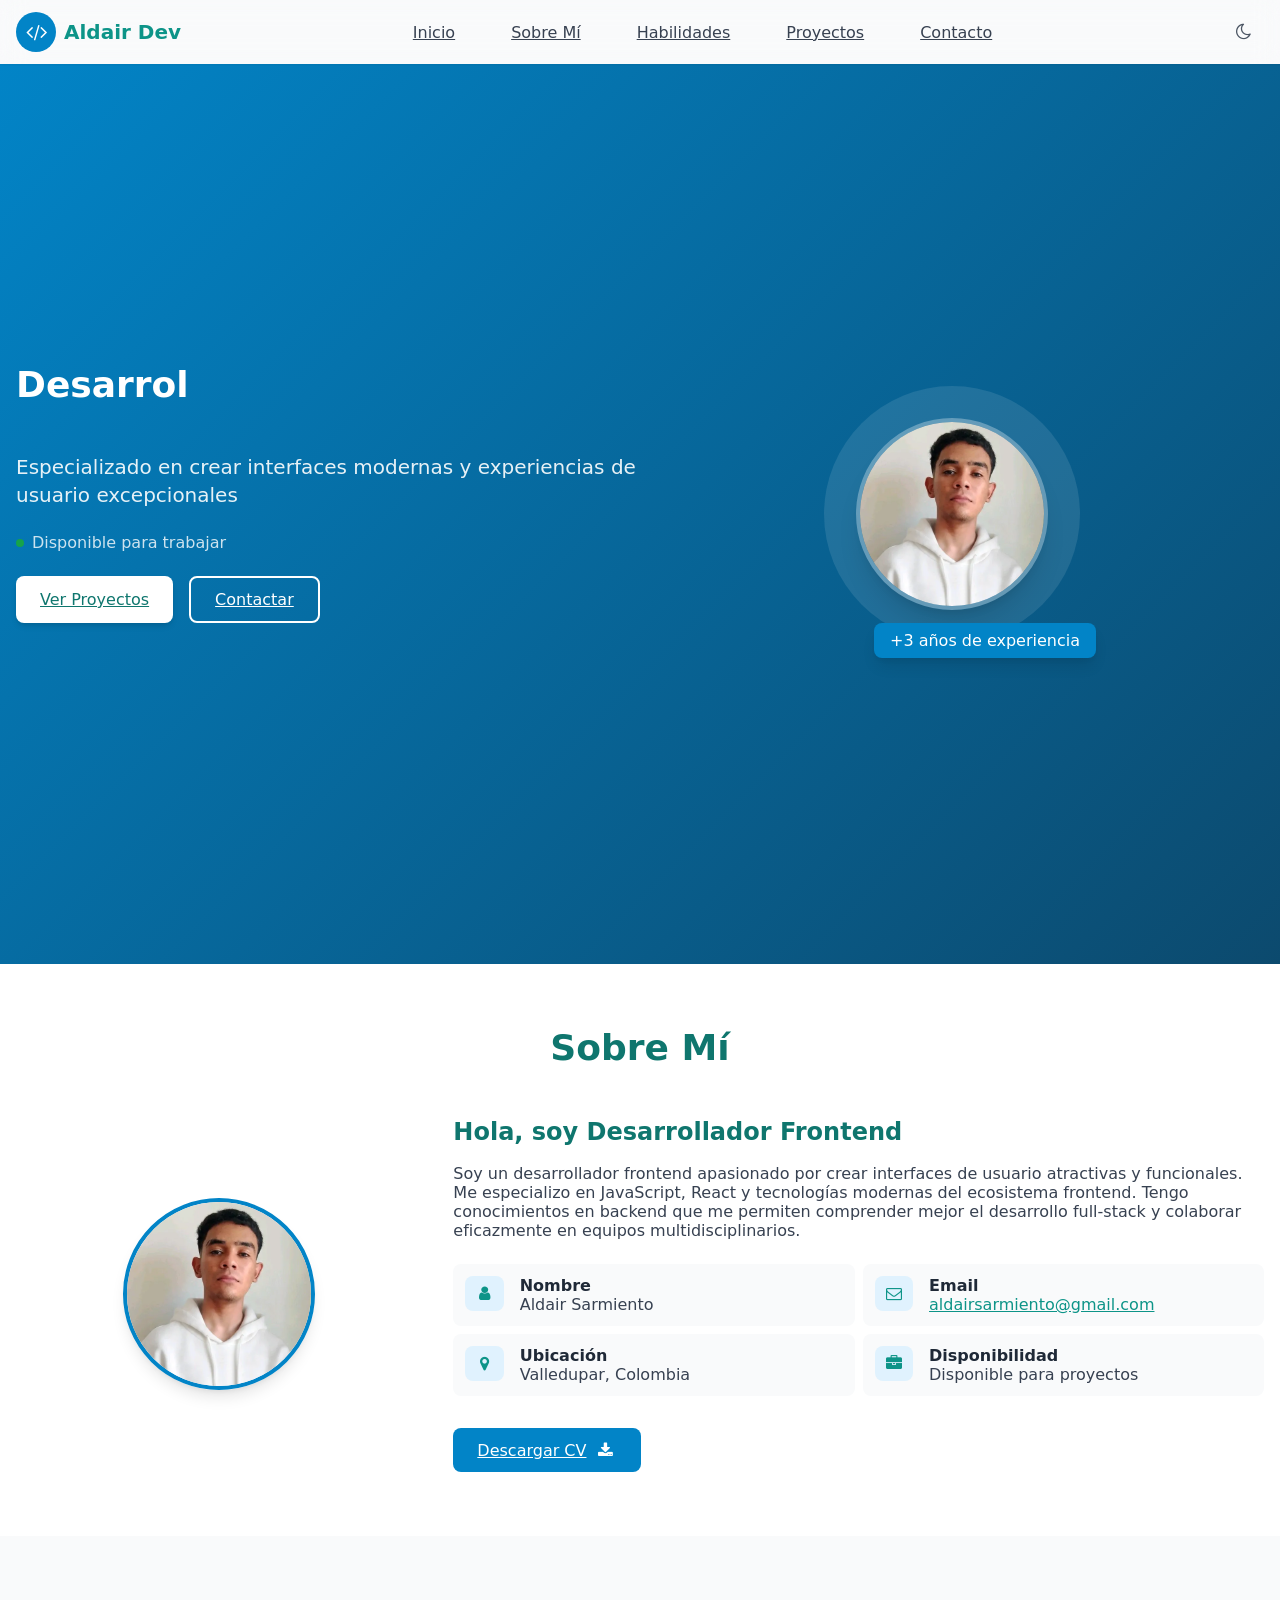
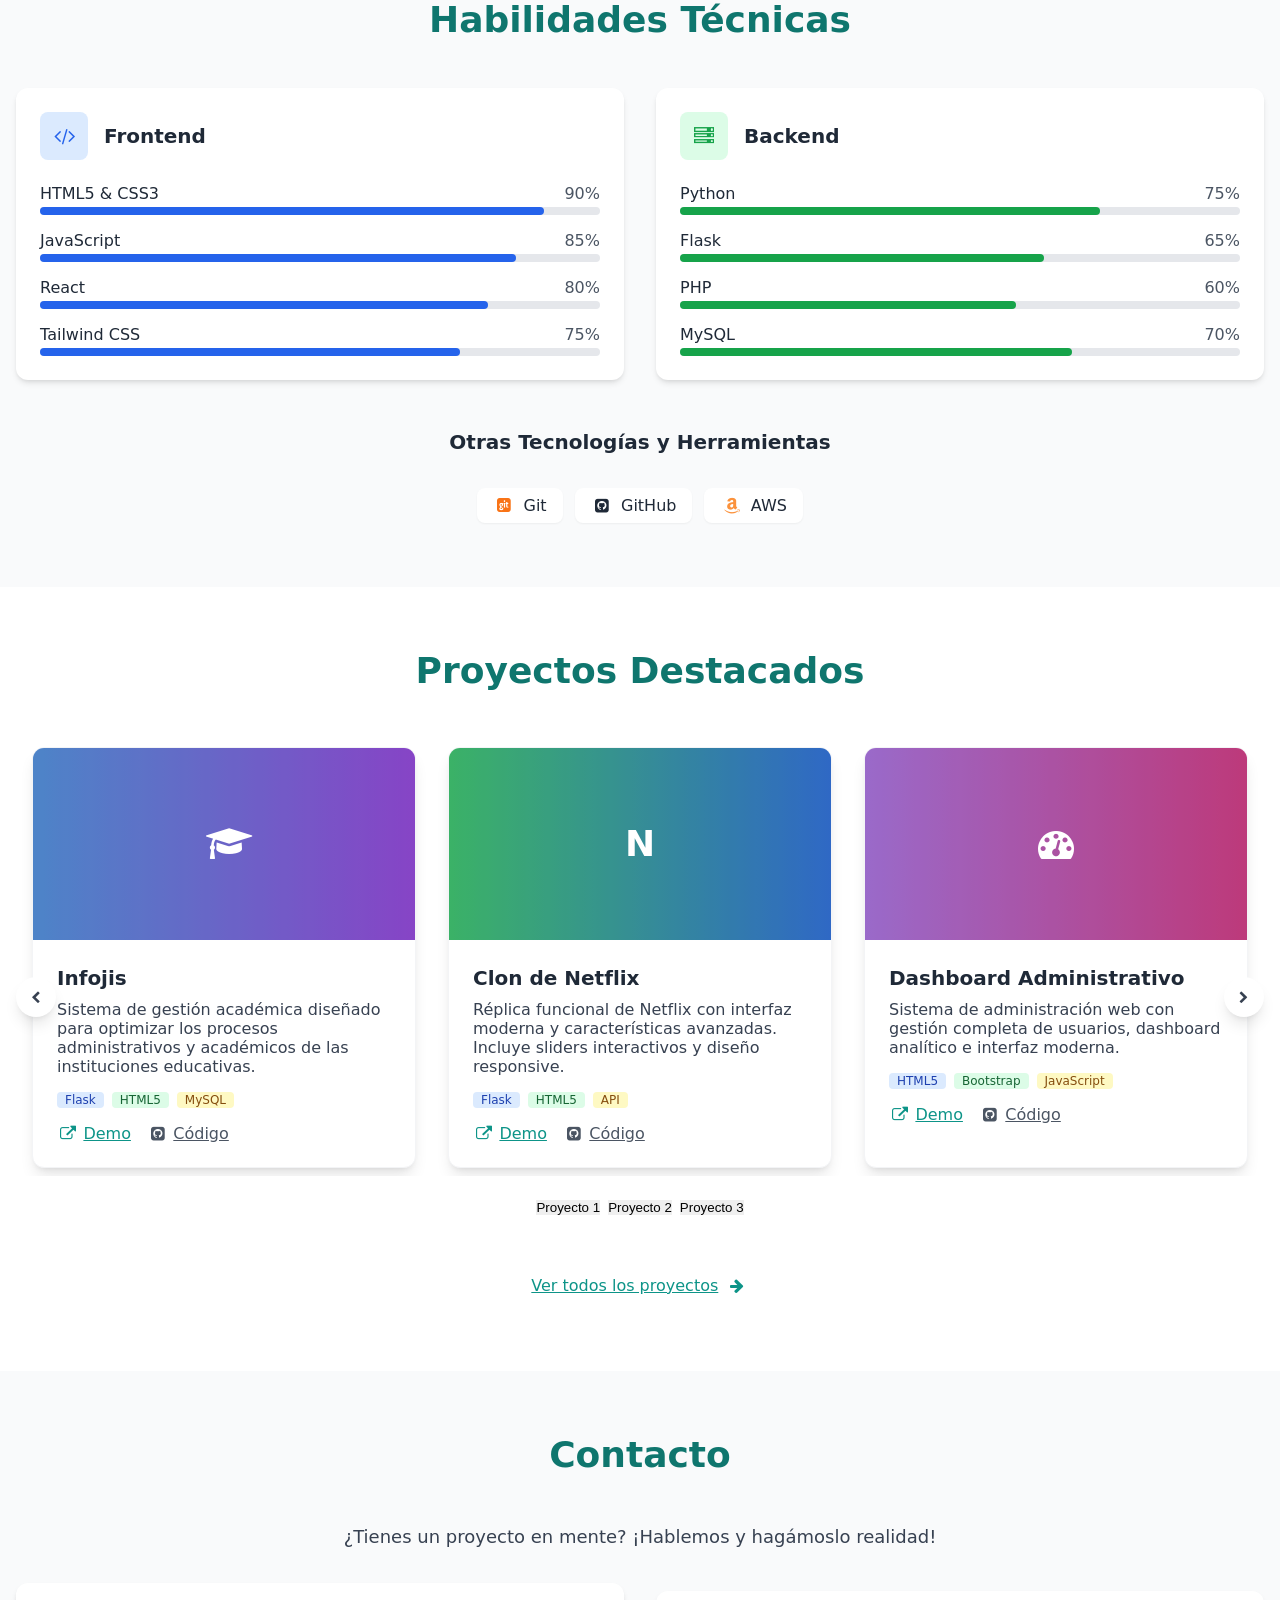
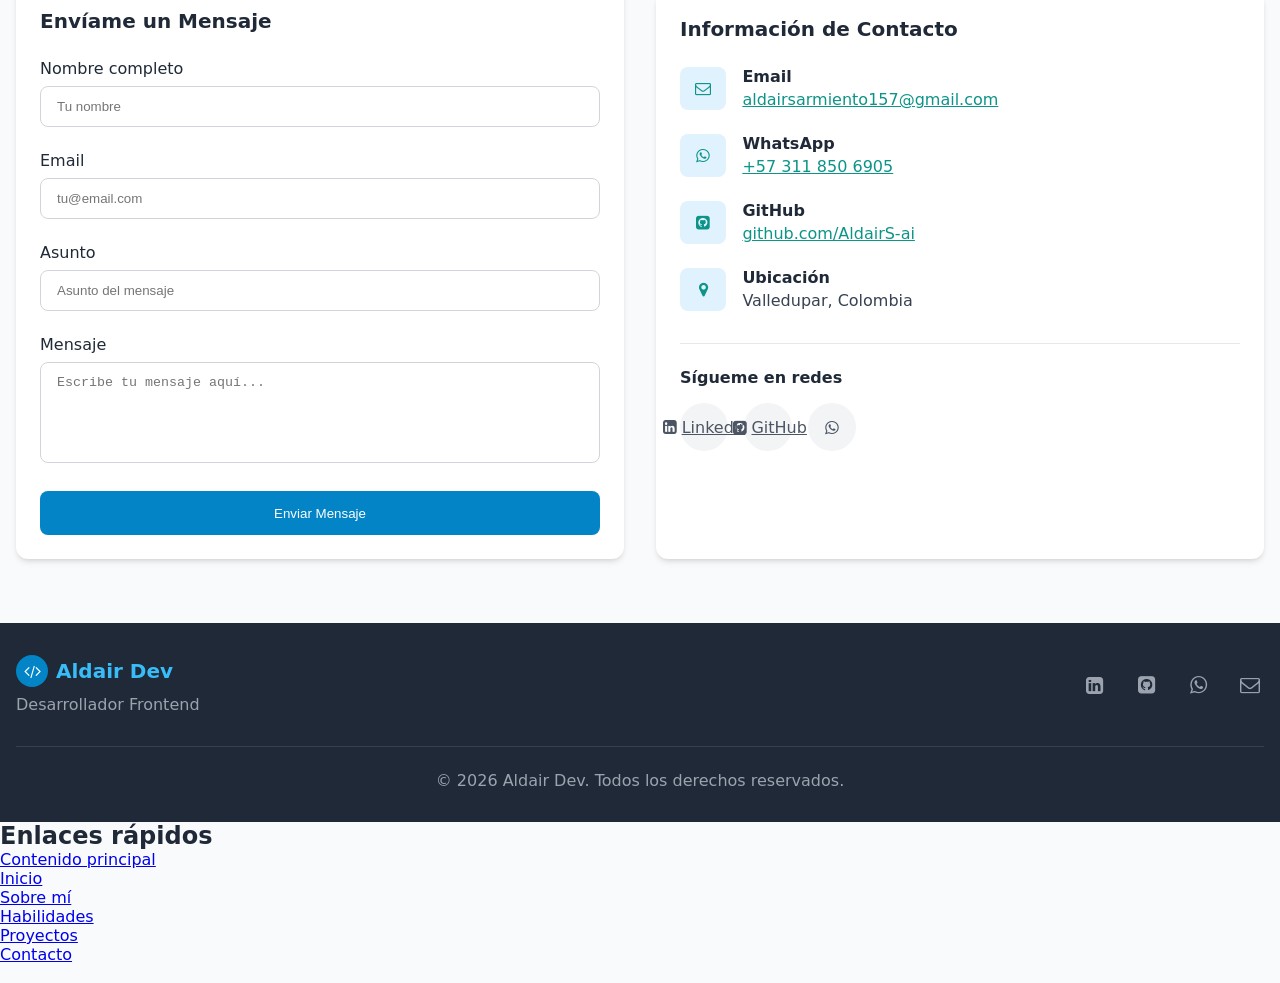
<file: public/Index.html>
<!DOCTYPE html>
<html lang="es" class="scroll-smooth" dir="ltr">
<head>
    <!-- METADATOS BÁSICOS -->
    <meta charset="UTF-8">
    <meta name="viewport" content="width=device-width, initial-scale=1.0, maximum-scale=5.0">
    <meta name="format-detection" content="telephone=no">
    <meta http-equiv="X-UA-Compatible" content="IE=edge">
    
    <!-- PRELOAD CRÍTICO -->
    <link rel="preload" href="../src/styles/tailwind.css" as="style" crossorigin>
    <link rel="preload" href="../src/styles/style.css" as="style" crossorigin>
    <link rel="preload" href="../public/img/foto_perfil.webp" as="image" type="image/webp" fetchpriority="high">
    <link rel="preconnect" href="https://fonts.googleapis.com">
    <link rel="preconnect" href="https://fonts.gstatic.com" crossorigin>
    <link rel="dns-prefetch" href="https://formspree.io">
    <link rel="dns-prefetch" href="https://polyfill.io">
    <link rel="dns-prefetch" href="https://cdnjs.cloudflare.com">
    <link rel="preconnect" href="https://cdnjs.cloudflare.com">
        
    <!-- METADATOS SEO Y ACCESIBILIDAD -->
    <meta name="theme-color" content="#0284c7" media="(prefers-color-scheme: light)">
    <meta name="theme-color" content="#0c4a6e" media="(prefers-color-scheme: dark)">
    <meta name="color-scheme" content="light dark">
    
    <!-- DESCRIPCIÓN CON PALABRAS CLAVE -->
    <meta name="description" content="Portafolio profesional de Aldair Sarmiento - Desarrollador Frontend especializado en React, JavaScript y tecnologías web modernas. +3 años de experiencia creando interfaces accesibles y eficientes.">
    <meta name="keywords" content="desarrollador frontend, React, JavaScript, TypeScript, portafolio, programador, Colombia, Valledupar, HTML5, CSS3, Tailwind CSS, accesibilidad web, WCAG 2.1, desarrollo web">
    <meta name="author" content="Aldair De Jesús Sarmiento Ospino">
    <meta name="robots" content="index, follow, max-image-preview:large, max-snippet:-1, max-video-preview:-1">
    <meta name="language" content="Spanish">
    <meta name="geo.region" content="CO-CES">
    <meta name="geo.placename" content="Valledupar">
    <meta name="geo.position" content="10.4631;-73.2532">
    <meta name="ICBM" content="10.4631, -73.2532">
    
    <!-- METADATOS DE ACCESIBILIDAD AVANZADOS -->
    <meta name="application-name" content="Aldair Dev">
    <meta name="accessibility-status" content="WCAG 2.1 AA compliant">
    <meta name="accessibility-control" content="fullKeyboardControl, fullMouseControl, fullTouchControl">
    <meta name="accessibility-feature" content="highContrastMode, largeText, screenReaderOptimized, keyboardNavigation">
    <meta name="accessibility-hazard" content="noFlashing, noMotionSimulation">
    <meta name="accessibility-summary" content="Sitio web optimizado para accesibilidad con navegación por teclado, alto contraste y compatibilidad con lectores de pantalla">
    
    <!-- CACHE CONTROL -->
    <meta http-equiv="Cache-Control" content="public, max-age=31536000, immutable">
    
    <!-- CONTENT SECURITY POLICY SEGURO -->
    <meta http-equiv="Content-Security-Policy" 
        content="
        default-src 'self';
        script-src 'self' 'unsafe-inline' https://polyfill.io;
        style-src 'self' 'unsafe-inline' https://fonts.googleapis.com https://cdnjs.cloudflare.com;
        font-src 'self' https://fonts.gstatic.com https://cdnjs.cloudflare.com;
        img-src 'self' data: https: blob:;
        connect-src 'self' https://formspree.io https://aldairs-ai.github.io;
        frame-src 'none';
        object-src 'none';
        form-action 'self' https://formspree.io;
        ">
    
    <!-- OPEN GRAPH -->
    <meta property="og:title" content="Aldair Dev | Desarrollador Frontend Especializado en React y Accesibilidad Web">
    <meta property="og:description" content="Portafolio profesional de Aldair Sarmiento - Desarrollador Frontend con +3 años de experiencia en React, JavaScript y creación de interfaces accesibles.">
    <meta property="og:image" content="https://aldairs-ai.github.io/Portafolio/public/img/foto_perfil.webp">
    <meta property="og:image:alt" content="Foto de perfil de Aldair Sarmiento, desarrollador frontend colombiano">
    <meta property="og:image:width" content="300">
    <meta property="og:image:height" content="300">
    <meta property="og:image:type" content="image/webp">
    <meta property="og:url" content="https://aldairs-ai.github.io/Portafolio/">
    <meta property="og:type" content="website">
    <meta property="og:site_name" content="Aldair Dev - Portafolio">
    <meta property="og:locale" content="es_CO">
    <meta property="og:locale:alternate" content="es_ES">
    <meta property="og:locale:alternate" content="en_US">
    <meta property="og:updated_time" content="2024-12-28T00:00:00+00:00">
    
    <!-- TWITTER CARD -->
    <meta name="twitter:card" content="summary_large_image">
    <meta name="twitter:title" content="Aldair Dev | Desarrollador Frontend Especializado en React">
    <meta name="twitter:description" content="Portafolio profesional de Aldair - Desarrollador Frontend con experiencia en React, JavaScript y accesibilidad web">
    <meta name="twitter:image" content="https://aldairs-ai.github.io/Portafolio/public/img/foto_perfil.webp">
    <meta name="twitter:image:alt" content="Foto de perfil de Aldair Sarmiento, desarrollador frontend">
    <meta name="twitter:creator" content="@AldairS_ai">
    <meta name="twitter:site" content="@AldairS_ai">
    <meta name="twitter:label1" content="Especialización">
    <meta name="twitter:data1" content="React & JavaScript">
    <meta name="twitter:label2" content="Experiencia">
    <meta name="twitter:data2" content="+3 años">
    
    <!-- CANONICAL Y ALTERNATE LINKS -->
    <link rel="canonical" href="https://aldairs-ai.github.io/Portafolio/">
    <link rel="alternate" hreflang="es" href="https://aldairs-ai.github.io/Portafolio/">
    <link rel="alternate" hreflang="es-CO" href="https://aldairs-ai.github.io/Portafolio/">
    <link rel="alternate" hreflang="en" href="https://aldairs-ai.github.io/Portafolio/en/">
    <link rel="alternate" hreflang="x-default" href="https://aldairs-ai.github.io/Portafolio/">
    
    <!-- FAVICON -->
    <link rel="icon" href="img/logo.ico">
    <link rel="shortcut icon" href="img/logo.ico"> <!-- Para IE/antiguos -->

    <!-- TÍTULO OPTIMIZADO PARA SEO -->
    <title>Aldair Dev | Desarrollador Frontend Especializado en React, JavaScript y Accesibilidad Web</title>
    
    <!-- GOOGLE FONTS OPTIMIZADO -->
    <link rel="stylesheet"       
        href="https://fonts.googleapis.com/css2?family=Inter:wght@300;400;500;600;700;800&display=swap&display=optional"
        media="print"          
        onload="this.media='all'; this.onload=null;"          
        fetchpriority="low"
        crossorigin="anonymous">
    
    <!-- PRELOAD FONT AWESOME CON FALLBACK -->
    <link rel="preload" href="../src/styles/fontawesome.min.css" as="style" crossorigin>
    <link rel="stylesheet" href="../src/styles/fontawesome.min.css" media="screen" crossorigin>

    <!-- TAILWIND LOCAL -->
    <link rel="stylesheet" href="../src/styles/tailwind.css" media="screen" crossorigin>
    
    <!-- ESTILOS PERSONALIZADOS -->
    <link rel="stylesheet" href="../src/styles/style.css" media="screen" crossorigin>
    
    <!-- NOSCRIPT FALLBACKS -->
    <noscript>
        <style>
            /* Estilos básicos sin JavaScript */
            html:not(.js-loaded) * {
                animation: none !important;
                transition: none !important;
            }
            
            html:not(.js-loaded) .mobile-menu {
                display: none;
            }
            
            html:not(.js-loaded) .skip-link:focus {
                top: 0.5rem;
                left: 0.5rem;
            }
            
            html:not(.js-loaded) .carousel-control {
                display: none;
            }
            
            html:not(.js-loaded) #theme-toggle {
                display: none;
            }
            
            /* Mostrar contenido crítico sin JS */
            html:not(.js-loaded) .typewriter-fallback {
                display: block !important;
            }
            
            html:not(.js-loaded) #typewriter-text {
                display: none;
            }
        </style>
        <!-- Fallback para Font Awesome -->
        <link rel="stylesheet" href="src/styles/css/fontawesome.min.css">

        <!-- Fallback para Google Fonts -->
        <link rel="stylesheet" href="https://fonts.googleapis.com/css2?family=Inter:wght@300;400;500;600;700&display=swap">
    </noscript>
    
    <!-- SCRIPT DE INICIALIZACIÓN CRÍTICO OPTIMIZADO -->
    <script>
    // ===== DETECCIÓN INMEDIATA DE TEMA Y PREFERENCIAS =====
    (function(){
        'use strict';
        
        // Referencias rápidas
        const html = document.documentElement;
        const body = document.body;
        
        // Detectar preferencias del usuario
        const prefersDark = window.matchMedia('(prefers-color-scheme: dark)').matches;
        const prefersReducedMotion = window.matchMedia('(prefers-reduced-motion: reduce)').matches;
        const prefersHighContrast = window.matchMedia('(prefers-contrast: high)').matches;
        
        // Aplicar tema guardado o preferencia del sistema
        const savedTheme = localStorage.getItem('theme');
        if (savedTheme === 'dark' || (!savedTheme && prefersDark)) {
            html.classList.add('dark');
        } else if (savedTheme === 'light') {
            html.classList.remove('dark');
        }
        
        // Aplicar preferencias de accesibilidad
        if (prefersReducedMotion) {
            html.classList.add('reduce-motion');
        }
        
        if (prefersHighContrast) {
            html.classList.add('high-contrast');
        }
        
        // Marcar JavaScript como cargado
        html.classList.add('js-loaded');
        
        // Función global para cambiar tema - MANTENER para compatibilidad
        window.toggleTheme = function() {
            const isDark = html.classList.toggle('dark');
            localStorage.setItem('theme', isDark ? 'dark' : 'light');
            
            // Anunciar cambio para accesibilidad
            const announcement = document.getElementById('theme-announcement');
            if (announcement) {
                announcement.textContent = 'Modo ' + (isDark ? 'oscuro' : 'claro') + ' activado';
            }
            
            return isDark;
        };
        
        // Smooth scroll optimizado - MANTENER para compatibilidad
        window.smoothScroll = function(targetId) {
            const target = document.getElementById(targetId);
            if (target) {
                const header = document.querySelector('header');
                const headerHeight = header ? header.offsetHeight : 80;
                const targetPosition = target.offsetTop - headerHeight;
                
                window.scrollTo({
                    top: targetPosition,
                    behavior: prefersReducedMotion ? 'auto' : 'smooth'
                });
                
                // Enfocar objetivo para accesibilidad
                setTimeout(() => {
                    target.setAttribute('tabindex', '-1');
                    target.focus();
                    setTimeout(() => target.removeAttribute('tabindex'), 1000);
                }, prefersReducedMotion ? 0 : 500);
            }
        };
        
        // Detectar características del navegador para módulos
        window.browserSupportsModules = 'noModule' in HTMLScriptElement.prototype;
        
    })();
    
    // ===== POLYFILL PARA FOCUS-VISIBLE =====
    (function() {
        if (!CSS.supports('selector(:focus-visible)')) {
            document.addEventListener('keydown', function() {
                document.documentElement.classList.add('keyboard-navigation');
            });
            
            document.addEventListener('mousedown', function() {
                document.documentElement.classList.remove('keyboard-navigation');
            });
        }
    })();
</script>
    <!-- STRUCTURED DATA -->
    <script type="application/ld+json">
    {
        "@context": "https://schema.org",
        "@graph": [
            {
                "@type": "Person",
                "@id": "https://aldairs-ai.github.io/Portafolio/#person",
                "name": "Aldair De Jesús Sarmiento Ospino",
                "url": "https://aldairs-ai.github.io/Portafolio/",
                "jobTitle": "Desarrollador Frontend Especialista en Accesibilidad",
                "description": "Desarrollador Frontend especializado en React, JavaScript y tecnologías modernas web, con enfoque en accesibilidad y mejores prácticas.",
                "email": "mailto:aldairsarmiento157@gmail.com",
                "telephone": "+57 311 850 6905",
                "address": {
                    "@type": "PostalAddress",
                    "addressLocality": "Valledupar",
                    "addressRegion": "Cesar",
                    "addressCountry": "CO",
                    "postalCode": "200001"
                },
                "sameAs": [
                    "https://github.com/AldairS-ai",
                    "https://linkedin.com/in/aldairsarmiento",
                    "https://twitter.com/AldairS_ai"
                ],
                "knowsAbout": [
                    "Frontend Development",
                    "React.js",
                    "JavaScript ES6+",
                    "TypeScript",
                    "Web Accessibility (WCAG)",
                    "Responsive Web Design",
                    "Tailwind CSS",
                    "Git & GitHub",
                    "REST APIs",
                    "Performance Optimization"
                ],
                "knowsLanguage": ["Spanish", "English"],
                "hasOccupation": {
                    "@type": "Occupation",
                    "name": "Desarrollador Frontend",
                    "estimatedSalary": {
                        "@type": "MonetaryAmount",
                        "currency": "COP",
                        "value": {
                            "@type": "QuantitativeValue",
                            "minValue": 3000000,
                            "maxValue": 6000000
                        }
                    }
                },
                "alumniOf": {
                    "@type": "EducationalOrganization",
                    "name": "Platzi",
                    "url": "https://platzi.com"
                },
                "image": "https://aldairs-ai.github.io/Portafolio/img/foto_perfil.webp",
                "gender": "Male",
                "nationality": {
                    "@type": "Country",
                    "name": "Colombia"
                }
            },
            {
                "@type": "WebSite",
                "@id": "https://aldairs-ai.github.io/Portafolio/#website",
                "name": "Portafolio Aldair Dev",
                "description": "Portafolio profesional de desarrollador frontend con foco en accesibilidad web, React y JavaScript",
                "url": "https://aldairs-ai.github.io/Portafolio/",
                "author": {
                    "@id": "https://aldairs-ai.github.io/Portafolio/#person"
                },
                "publisher": {
                    "@id": "https://aldairs-ai.github.io/Portafolio/#person"
                },
                "inLanguage": "es-CO",
                "accessibilityFeature": [
                    "alternativeText",
                    "ariaLiveRegion",
                    "contrastEnhancement",
                    "keyboardNavigation",
                    "screenReaderOptimized",
                    "skipNavigation",
                    "tableOfContents",
                    "describedBy",
                    "labelledBy"
                ],
                "accessibilityHazard": "none",
                "accessibilitySummary": "Este sitio cumple con los estándares WCAG 2.1 AA para accesibilidad web, incluyendo navegación por teclado, alto contraste y compatibilidad con lectores de pantalla",
                "accessMode": ["visual", "textual", "auditory"],
                "accessModeSufficient": ["textual", "visual"],
                "accessibilityAPI": ["ARIA"],
                "accessibilityControl": ["fullKeyboardControl", "fullMouseControl", "fullTouchControl"]
            },
            {
                "@type": "Organization",
                "name": "Aldair Dev",
                "url": "https://aldairs-ai.github.io/Portafolio/",
                "logo": "https://aldairs-ai.github.io/Portafolio/public/img/logo.ico",
                "sameAs": [
                    "https://github.com/AldairS-ai",
                    "https://linkedin.com/in/aldairsarmiento"
                ]
            },
            {
                "@type": "ContactPage",
                "@id": "https://aldairs-ai.github.io/Portafolio/#contact",
                "name": "Contacto - Portafolio Aldair Dev",
                "description": "Formulario de contacto para proyectos de desarrollo frontend y consultas profesionales",
                "url": "https://aldairs-ai.github.io/Portafolio/#contacto",
                "author": {
                    "@id": "https://aldairs-ai.github.io/Portafolio/#person"
                },
                "mainEntityOfPage": {
                    "@id": "https://aldairs-ai.github.io/Portafolio/#website"
                }
            },
            {
                "@type": "BreadcrumbList",
                "@id": "https://aldairs-ai.github.io/Portafolio/#breadcrumb",
                "itemListElement": [
                    {
                        "@type": "ListItem",
                        "position": 1,
                        "name": "Inicio",
                        "item": "https://aldairs-ai.github.io/Portafolio/#inicio"
                    },
                    {
                        "@type": "ListItem",
                        "position": 2,
                        "name": "Sobre Mí",
                        "item": "https://aldairs-ai.github.io/Portafolio/#sobre-mi"
                    },
                    {
                        "@type": "ListItem",
                        "position": 3,
                        "name": "Habilidades",
                        "item": "https://aldairs-ai.github.io/Portafolio/#habilidades"
                    },
                    {
                        "@type": "ListItem",
                        "position": 4,
                        "name": "Proyectos",
                        "item": "https://aldairs-ai.github.io/Portafolio/#proyectos"
                    },
                    {
                        "@type": "ListItem",
                        "position": 5,
                        "name": "Contacto",
                        "item": "https://aldairs-ai.github.io/Portafolio/#contacto"
                    }
                ]
            }
        ]
    }
    </script>
    
    <!-- ESTILOS CRÍTICOS INLINE PARA MEJORAR LCP -->
    <style>    
       .gradient-bg {         
           background: linear-gradient(135deg, #0284c7 0%, #0c4a6e 100%);              
           position: relative;        
           min-height:  100dvh;
           align-content: center;         
           
        }
              
        /* Tipografía crítica */
        .font-sans {
           font-family: Inter, system-ui, -apple-system, BlinkMacSystemFont, 'Segoe UI', Roboto, Oxygen, Ubuntu, sans-serif;
        }
                
        /* Skip link accesible */
        .skip-link {
           position: absolute;
           top: -100px;
           left: 0;
           background: #0284c7;
           color: white;
           padding: 0.75rem 1.5rem;
           z-index: 9999;
           text-decoration: none;
        }
            
        .skip-link:focus {
            top: 0.5rem;
            left: 0.5rem;
        }
            
        /* Animaciones básicas */
        @keyframes loading {
            0% { background-position: 200% 0; }
            100% { background-position: -200% 0; }
        }    
    </style>            
</head>
<body class="font-sans bg-gray-50 text-gray-800 dark:bg-gray-900 dark:text-gray-100 min-h-screen">  
    <!-- Skip link para accesibilidad -->
    <a href="#main-content" class="skip-link focus:top-0" aria-label="Saltar al contenido principal">Saltar al contenido</a>
    
    <!-- Header/Navbar -->
    <header class="fixed top-0 left-0 right-0 z-50 bg-white/90 dark:bg-gray-800/90 backdrop-blur-md shadow-sm" role="banner" aria-label="Cabecera principal">          
        <div class="container mx-auto px-4 py-3 flex justify-between items-center">
            <div class="flex items-center space-x-2">
                <div class="w-10 h-10 rounded-full bg-primary-600 flex items-center justify-center transition-transform duration-300 hover:scale-110 focus:scale-110" aria-hidden="true">
                    <i class="icon-code text-white font-bold text-xl" aria-hidden="true"></i>                  
                </div>
                <span class="text-xl font-bold text-primary-600 dark:text-primary-400">Aldair Dev</span>
            </div>
            
            <nav class="hidden md:flex space-x-8" aria-label="Navegación principal">
                <a href="#inicio" class="text-gray-700 dark:text-gray-300 hover:text-primary-600 dark:hover:text-primary-400 font-medium transition-colors duration-300 px-3 py-2 rounded hover:bg-gray-100 dark:hover:bg-gray-700 focus:outline-none focus:ring-2 focus:ring-primary-500" aria-current="page">Inicio</a>
                <a href="#sobre-mi" class="text-gray-700 dark:text-gray-300 hover:text-primary-600 dark:hover:text-primary-400 font-medium transition-colors duration-300 px-3 py-2 rounded hover:bg-gray-100 dark:hover:bg-gray-700 focus:outline-none focus:ring-2 focus:ring-primary-500">Sobre Mí</a>
                <a href="#habilidades" class="text-gray-700 dark:text-gray-300 hover:text-primary-600 dark:hover:text-primary-400 font-medium transition-colors duration-300 px-3 py-2 rounded hover:bg-gray-100 dark:hover:bg-gray-700 focus:outline-none focus:ring-2 focus:ring-primary-500">Habilidades</a>
                <a href="#proyectos" class="text-gray-700 dark:text-gray-300 hover:text-primary-600 dark:hover:text-primary-400 font-medium transition-colors duration-300 px-3 py-2 rounded hover:bg-gray-100 dark:hover:bg-gray-700 focus:outline-none focus:ring-2 focus:ring-primary-500">Proyectos</a>
                <a href="#contacto" class="text-gray-700 dark:text-gray-300 hover:text-primary-600 dark:hover:text-primary-400 font-medium transition-colors duration-300 px-3 py-2 rounded hover:bg-gray-100 dark:hover:bg-gray-700 focus:outline-none focus:ring-2 focus:ring-primary-500">Contacto</a>
            </nav>
            
            <div class="flex items-center space-x-4">
                <!-- Botón modo oscuro/claro -->
                <button id="theme-toggle-lg" 
                        class="bg-transparent w-10 h-10 hidden md:flex items-center justify-center text-gray-600 dark:text-gray-300 hover:text-primary-600 dark:hover:text-primary-400 transition-all duration-300 hover:scale-110 border-none outline-none focus:outline-none focus:ring-2 focus:ring-primary-500 rounded-full"
                        aria-label="Cambiar modo claro/oscuro"
                        aria-pressed="false">
                    <i class="icon-moon dark:hidden text-lg" aria-hidden="true"></i>
                    <i class="icon-sun  dark:block text-lg" aria-hidden="true"></i>
                </button>
                
                <!-- Botón menú móvil -->                
                <button id="mobile-menu-toggle"
                    class="bg-transparent md:hidden w-10 h-10 flex items-center justify-center text-gray-600 dark:text-gray-300 transition-all duration-300 hover:scale-110 border-none outline-none focus:outline-none focus:ring-2 focus:ring-primary-500 rounded-full"                    
                    aria-label="Abrir menú móvil"                    
                    aria-expanded="false"                    
                    aria-controls="mobile-menu"                                          
                    aria-haspopup="true">                    
                    <i class="icon-menu text-lg" aria-hidden="true"></i>                    
                </button>
            </div>
        </div>
        
        <!-- Menú móvil -->
        <div id="mobile-menu" 
             class="mobile-menu md:hidden absolute top-full left-0 w-full bg-white/95 dark:bg-gray-800/95 backdrop-blur-md shadow-lg py-4 px-4 hidden transition-all duration-500 transform"
             role="navigation"
             aria-label="Navegación móvil">
            <div class="flex flex-col space-y-2">
                <a href="#inicio" class="text-center text-gray-700 dark:text-gray-300 hover:text-primary-600 dark:hover:text-primary-400 font-medium transition-all duration-300 py-3 px-4 rounded-lg hover:bg-gray-100 dark:hover:bg-gray-700 focus:outline-none focus:ring-2 focus:ring-primary-500">Inicio</a>
                <a href="#sobre-mi" class="text-center text-gray-700 dark:text-gray-300 hover:text-primary-600 dark:hover:text-primary-400 font-medium transition-all duration-300 py-3 px-4 rounded-lg hover:bg-gray-100 dark:hover:bg-gray-700 focus:outline-none focus:ring-2 focus:ring-primary-500">Sobre Mí</a>
                <a href="#habilidades" class="text-center text-gray-700 dark:text-gray-300 hover:text-primary-600 dark:hover:text-primary-400 font-medium transition-all duration-300 py-3 px-4 rounded-lg hover:bg-gray-100 dark:hover:bg-gray-700 focus:outline-none focus:ring-2 focus:ring-primary-500">Habilidades</a>
                <a href="#proyectos" class="text-center text-gray-700 dark:text-gray-300 hover:text-primary-600 dark:hover:text-primary-400 font-medium transition-all duration-300 py-3 px-4 rounded-lg hover:bg-gray-100 dark:hover:bg-gray-700 focus:outline-none focus:ring-2 focus:ring-primary-500">Proyectos</a>
                <a href="#contacto" class="text-center text-gray-700 dark:text-gray-300 hover:text-primary-600 dark:hover:text-primary-400 font-medium transition-all duration-300 py-3 px-4 rounded-lg hover:bg-gray-100 dark:hover:bg-gray-700 focus:outline-none focus:ring-2 focus:ring-primary-500">Contacto</a>
                <!-- Botón modo oscuro/claro - SOLO EN MENÚ MÓVIL -->
                <button id="theme-toggle-mobile" 
                        class="flex items-center justify-center w-full text-gray-700 dark:text-gray-300 hover:text-primary-600 dark:hover:text-primary-400 font-medium transition-all duration-300 py-3 px-4 rounded-lg bg-transparent hover:bg-gray-100 dark:hover:bg-gray-700 focus:outline-none focus:ring-2 focus:ring-primary-500"
                        aria-label="Cambiar modo claro/oscuro"
                        aria-pressed="false">                  
                    <i class="icon-moon dark:hidden ml-2" aria-hidden="true"></i>
                    <i class="icon-sun hidden dark:block ml-2" aria-hidden="true"></i>
                </button>
            </div>
        </div>
    </header>
    
    <main id="main-content" class="pt-16" role="main" aria-label="Contenido principal">    
        <!-- Hero Section -->
        <section id="inicio" class="gradient-bg text-white py-16 md:py-24" aria-labelledby="hero-title">
            <div class="container mx-auto px-4 flex flex-col md:flex-row items-center">
                <div class="md:w-1/2 mb-10 md:mb-0 text-center md:text-left">
                    <h1 id="hero-title" class="text-3xl md:text-4xl font-bold mb-4 min-h-[60px] md:min-h-[72px]">
                        <span id="typewriter-text" class="inline-block" aria-live="polite"></span>
                        <span id="typewriter-cursor" class="inline-block w-1 h-8 md:h-12 bg-white ml-1 animate-pulse" aria-hidden="true"></span>
                    </h1>
                    <p class="text-lg md:text-xl mb-6 opacity-90">Especializado en crear interfaces modernas y experiencias de usuario excepcionales</p>
                    
                    <div class="flex items-center justify-center md:justify-start space-x-4 mb-6">  
                        <div class="flex items-center text-white/80" aria-label="Disponible para trabajar">                                                          
                            <div class="w-2 h-2 bg-green-600 rounded-full mr-2 animate-pulse" aria-hidden="true"></div>                                                          
                            <span class="font-medium">Disponible para trabajar</span>                              
                        </div>  
                    </div>              
                    
                    <div class="flex flex-col sm:flex-row gap-4 justify-center md:justify-start">
                        <a href="#proyectos" 
                           class="bg-white text-primary-700 hover:bg-gray-100 font-medium py-3 px-6 rounded-lg transition-all duration-300 shadow-md focus:outline-none focus:ring-2 focus:ring-white focus:ring-offset-2 focus:ring-offset-primary-600 min-h-[44px] min-w-[120px] flex items-center justify-center"
                           aria-label="Ver proyectos destacados">
                            Ver Proyectos
                        </a>
                        <a href="#contacto" 
                           class="bg-transparent border-2 border-white text-white hover:bg-white/10 font-medium py-3 px-6 rounded-lg transition-all duration-300 focus:outline-none focus:ring-2 focus:ring-white focus:ring-offset-2 focus:ring-offset-primary-600 min-h-[44px] min-w-[120px] flex items-center justify-center"
                           aria-label="Contactar con Aldair">
                            Contactar
                        </a>
                    </div>
                </div>
                
                <div class="md:w-1/2 flex justify-center">
                    <div class="relative">
                        <div class="w-64 h-64 md:w-72 md:h-72 rounded-full bg-white/10 flex items-center justify-center" aria-hidden="true">
                            <div class="profile-image w-48 h-48 md:w-56 md:h-56 rounded-full overflow-hidden border-4 border-white/30 shadow-xl">                                
                                <img src="img/foto_perfil.webp" 
                                    alt="Foto de perfil de Aldair Sarmiento, desarrollador frontend con experiencia en React y JavaScript"                                    
                                    width="300" height="300" loading="eager" class="w-full h-full object-cover"                                    
                                    onerror="this.style.display='none'; this.nextElementSibling.style.display='block';">                                
                                <div class="w-full h-full bg-gradient-to-br from-blue-100 to-purple-100 dark:from-blue-900 dark:to-purple-900 flex items-center justify-center hidden" style="display: none;">
                                    <i class="icon-user text-4xl text-primary-600 dark:text-primary-400" aria-hidden="true"></i>
                                </div>
                            </div>
                        </div>
                        <div class="absolute -bottom-4 -right-4 bg-primary-600 text-white py-2 px-4 rounded-lg shadow-lg" aria-hidden="true">
                            <span class="font-medium">+3 años de experiencia</span>
                        </div>
                    </div>
                </div>
            </div>
        </section>

        <!-- Sobre Mí Section -->
        <section id="sobre-mi" class="py-16 bg-white dark:bg-gray-800" aria-labelledby="sobre-mi-title">
            <div class="container mx-auto px-4">
                <h2 id="sobre-mi-title" class="text-3xl md:text-4xl font-bold text-center mb-12 text-primary-700 dark:text-primary-400">Sobre Mí</h2>
              
                <div class="flex flex-col md:flex-row items-center gap-8">
                    <div class="md:w-1/3 flex justify-center">
                        <div class="w-48 h-48 md:w-56 md:h-56 rounded-full overflow-hidden border-4 border-primary-600 dark:border-primary-400 shadow-lg" aria-hidden="true">
                            <img src="img/foto_perfil.webp"                                 
                                alt="Foto de perfil de Aldair Sarmiento, desarrollador frontend con experiencia en React y JavaScript"                                    
                                width="300" height="300" loading="eager" class="w-full h-full object-cover"                                    
                                onerror="this.style.display='none'; this.nextElementSibling.style.display='block';">                            
                        </div>
                    </div>
                    
                    <div class="md:w-2/3">
                        <h3 class="text-2xl font-semibold text-primary-700 dark:text-primary-400 mb-4">Hola, soy Desarrollador Frontend</h3>
                        <p class="text-gray-700 dark:text-gray-300 mb-6">Soy un desarrollador frontend apasionado por crear interfaces de usuario atractivas y funcionales. Me especializo en JavaScript, React y tecnologías modernas del ecosistema frontend. Tengo conocimientos en backend que me permiten comprender mejor el desarrollo full-stack y colaborar eficazmente en equipos multidisciplinarios.</p>
                        
                        <div class="grid grid-cols-1 md:grid-cols-2 gap-2 mb-8">
                            <div class="flex items-start p-3 bg-gray-50 dark:bg-gray-700 rounded-lg">
                                <div class="bg-primary-100 dark:bg-primary-900 p-2 rounded-lg mr-4">
                                    <i class="icon-user text-primary-600 dark:text-primary-400" aria-hidden="true"></i>
                                </div>
                                <div>
                                    <h4 class="font-semibold text-gray-800 dark:text-gray-200">Nombre</h4>
                                    <p class="text-gray-700 dark:text-gray-300">Aldair Sarmiento</p>
                                </div>
                            </div>
                            
                            <div class="flex items-start p-3 bg-gray-50 dark:bg-gray-700 rounded-lg">
                                <div class="bg-primary-100 dark:bg-primary-900 p-2 rounded-lg mr-4">
                                    <i class="icon-mail text-primary-600 dark:text-primary-400" aria-hidden="true"></i>
                                </div>
                                <div>
                                    <h4 class="font-semibold text-gray-800 dark:text-gray-200">Email</h4>
                                    <a href="mailto:aldairsarmiento157@gmail.com" class="text-primary-600 dark:text-primary-400 hover:underline">aldairsarmiento@gmail.com</a>
                                </div>
                            </div>
                            
                            <div class="flex items-start p-3 bg-gray-50 dark:bg-gray-700 rounded-lg">
                                <div class="bg-primary-100 dark:bg-primary-900 p-2 rounded-lg mr-4">
                                    <i class="icon-location text-primary-600 dark:text-primary-400" aria-hidden="true"></i>
                                </div>
                                <div>
                                    <h4 class="font-semibold text-gray-800 dark:text-gray-200">Ubicación</h4>
                                    <p class="text-gray-700 dark:text-gray-300">Valledupar, Colombia</p>
                                </div>
                            </div>
                            
                            <div class="flex items-start p-3 bg-gray-50 dark:bg-gray-700 rounded-lg">
                                <div class="bg-primary-100 dark:bg-primary-900 p-2 rounded-lg mr-4">
                                    <i class="icon-briefcase text-primary-600 dark:text-primary-400" aria-hidden="true"></i>
                                </div>
                                <div>
                                    <h4 class="font-semibold text-gray-800 dark:text-gray-200">Disponibilidad</h4>
                                    <p class="text-gray-700 dark:text-gray-300">Disponible para proyectos</p>
                                </div>
                            </div>
                        </div>                      
                        <a href="public/img/cv.pdf" 
                           id="download-cv"                          
                           download                           
                           class="inline-flex items-center bg-primary-600 text-white font-medium py-3 px-6 rounded-lg hover:bg-primary-700 transition-colors duration-300 focus:outline-none focus:ring-2 focus:ring-primary-500 focus:ring-offset-2 min-h-[44px] downloading-cv-btn"                          
                           aria-label="Descargar currículum de Aldair Sarmiento">                          
                           <span id="download-cv-text">Descargar CV</span>    
                           <i class="icon-download ml-2" aria-hidden="true"></i>                          
                        </a>
                    </div>
                </div>
            </div>
        </section>

        <!-- Habilidades Section -->
        <section id="habilidades" class="py-16 bg-gray-50 dark:bg-gray-900" aria-labelledby="habilidades-title">
            <div class="container mx-auto px-4">
                <h2 id="habilidades-title" class="text-3xl md:text-4xl font-bold text-center mb-12 text-primary-700 dark:text-primary-400">Habilidades Técnicas</h2>
                
                <div class="grid grid-cols-1 md:grid-cols-2 gap-8">
                    <!-- Habilidades de Frontend -->
                    <div class="bg-white dark:bg-gray-800 rounded-xl p-6 shadow-md">
                        <div class="flex items-center mb-6">
                            <div class="w-12 h-12 rounded-lg bg-blue-100 dark:bg-blue-900 flex items-center justify-center mr-4">
                                <i class="icon-code text-blue-600 dark:text-blue-400 text-xl" aria-hidden="true"></i>
                            </div>
                            <h3 class="text-xl font-semibold text-gray-800 dark:text-gray-200">Frontend</h3>
                        </div>
                        
                        <div class="space-y-4">
                            <div>
                                <div class="flex justify-between mb-1">
                                    <span class="text-gray-800 dark:text-gray-300 font-medium">HTML5 & CSS3</span>
                                    <span class="text-gray-600 dark:text-gray-400">90%</span>
                                </div>
                                <div class="w-full bg-gray-200 dark:bg-gray-700 rounded-full h-2">
                                    <div class="bg-blue-600 h-2 rounded-full progress-bar"
                                        style="width: 90%"                                           
                                        role="progressbar"                                          
                                        aria-label="HTML5 y CSS3: 90% de dominio"                                          
                                        aria-valuenow="90" aria-valuemin="0" aria-valuemax="100"                                      
                                        role="progressbar">
                                    </div>
                                </div>
                            </div>
                            
                            <div>
                                <div class="flex justify-between mb-1">
                                    <span class="text-gray-800 dark:text-gray-300 font-medium">JavaScript</span>
                                    <span class="text-gray-600 dark:text-gray-400">85%</span>
                                </div>
                                <div class="w-full bg-gray-200 dark:bg-gray-700 rounded-full h-2">                                    
                                    <div class="bg-blue-600 h-2 rounded-full progress-bar"                                         
                                        style="width: 85%"  
                                        aria-label="JavaScript: 85% de dominio"  
                                        aria-valuenow="85"                                         
                                        aria-valuemin="0"                                         
                                        aria-valuemax="100"                                                                                role="progressbar">
                                    </div>
                                </div>
                            </div>
                            
                            <div>
                                <div class="flex justify-between mb-1">
                                    <span class="text-gray-800 dark:text-gray-300 font-medium">React</span>
                                    <span class="text-gray-600 dark:text-gray-400">80%</span>
                                </div>
                                <div class="w-full bg-gray-200 dark:bg-gray-700 rounded-full h-2">                                    
                                    <div class="bg-blue-600 h-2 rounded-full progress-bar"                                         
                                        style="width: 80%"     
                                        aria-label="React: 80% de dominio"
                                        aria-valuenow="80"                                         
                                        aria-valuemin="0"                                         
                                        aria-valuemax="100"                                                                                role="progressbar">
                                    </div>                                    
                                </div>
                            </div>
                            
                            <div>
                                <div class="flex justify-between mb-1">
                                    <span class="text-gray-800 dark:text-gray-300 font-medium">Tailwind CSS</span>
                                    <span class="text-gray-600 dark:text-gray-400">75%</span>
                                </div>
                                <div class="w-full bg-gray-200 dark:bg-gray-700 rounded-full h-2">
                                    <div class="bg-blue-600 h-2 rounded-full progress-bar"                                           
                                        style="width: 75%"     
                                        aria-label="Taiwind CSS: 75% de dominio"
                                        aria-valuenow="75"                                           
                                        aria-valuemin="0"                                           
                                        aria-valuemax="100"                                          
                                        role="progressbar">
                                    </div>
                                </div>
                            </div>
                        </div>
                    </div>
                    
                    <!-- Habilidades de Backend -->
                    <div class="bg-white dark:bg-gray-800 rounded-xl p-6 shadow-md">
                        <div class="flex items-center mb-6">
                            <div class="w-12 h-12 rounded-lg bg-green-100 dark:bg-green-900 flex items-center justify-center mr-4">
                                <i class="icon-server text-green-600 dark:text-green-400 text-xl" aria-hidden="true"></i>
                            </div>
                            <h3 class="text-xl font-semibold text-gray-800 dark:text-gray-200">Backend</h3>
                        </div>
                        
                        <div class="space-y-4">
                            <div>
                                <div class="flex justify-between mb-1">
                                    <span class="text-gray-800 dark:text-gray-300 font-medium">Python</span>
                                    <span class="text-gray-600 dark:text-gray-400">75%</span>
                                </div>
                                <div class="w-full bg-gray-200 dark:bg-gray-700 rounded-full h-2">                                      
                                    <div class="bg-green-600 h-2 rounded-full progress-bar"                                           
                                        style="width: 75%"   
                                        aria-label="Python: 75% de dominio"
                                        aria-valuenow="75"                                           
                                        aria-valuemin="0"                                           
                                        aria-valuemax="100"                                          
                                        role="progressbar">
                                    </div>
                                </div>
                            </div>
                            
                            <div>
                                <div class="flex justify-between mb-1">
                                    <span class="text-gray-800 dark:text-gray-300 font-medium">Flask</span>
                                    <span class="text-gray-600 dark:text-gray-400">65%</span>
                                </div>
                                <div class="w-full bg-gray-200 dark:bg-gray-700 rounded-full h-2">                                      
                                    <div class="bg-green-600 h-2 rounded-full progress-bar"                                           
                                        style="width: 65%"   
                                        aria-label="Flask: 65% de dominio"
                                        aria-valuenow="65"                                           
                                        aria-valuemin="0"                                           
                                        aria-valuemax="100"                                          
                                        role="progressbar">
                                    </div>
                                </div>
                            </div>
                            
                            <div>
                                <div class="flex justify-between mb-1">
                                    <span class="text-gray-800 dark:text-gray-300 font-medium">PHP</span>
                                    <span class="text-gray-600 dark:text-gray-400">60%</span>
                                </div>
                                <div class="w-full bg-gray-200 dark:bg-gray-700 rounded-full h-2">                                      
                                    <div class="bg-green-600 h-2 rounded-full progress-bar"                                           
                                        style="width: 60%"  
                                        aria-label="PHP: 60% de dominio"
                                        aria-valuenow="60"                                           
                                        aria-valuemin="0"                                           
                                        aria-valuemax="100"                                          
                                        role="progressbar">
                                    </div>
                                </div>
                            </div>
                            
                            <div>
                                <div class="flex justify-between mb-1">
                                    <span class="text-gray-800 dark:text-gray-300 font-medium">MySQL</span>
                                    <span class="text-gray-600 dark:text-gray-400">70%</span>
                                </div>
                                <div class="w-full bg-gray-200 dark:bg-gray-700 rounded-full h-2">                                      
                                    <div class="bg-green-600 h-2 rounded-full progress-bar"                                           
                                        style="width: 70%"    
                                        aria-label="MySQL: 70% de dominio"
                                        aria-valuenow="70"                                           
                                        aria-valuemin="0"                                           
                                        aria-valuemax="100"                                          
                                        role="progressbar">
                                    </div>
                                </div>
                            </div>
                        </div>
                    </div>
                </div>
                
                <!-- Otras tecnologías -->
                <div class="mt-12">
                    <h3 class="text-xl font-semibold text-center mb-8 text-gray-800 dark:text-gray-200">Otras Tecnologías y Herramientas</h3>
                    <div class="flex flex-wrap justify-center gap-3">
                        <div class="bg-white dark:bg-gray-800 px-4 py-2 rounded-lg shadow-sm flex items-center">
                            <i class="icon-git-squared text-orange-500 mr-2" aria-hidden="true"></i>
                            <span class="text-gray-800 dark:text-gray-300 font-medium">Git</span>
                        </div>
                        <div class="bg-white dark:bg-gray-800 px-4 py-2 rounded-lg shadow-sm flex items-center">
                            <i class="icon-github-squared text-gray-800 dark:text-gray-300 mr-2" aria-hidden="true"></i>
                            <span class="text-gray-800 dark:text-gray-300 font-medium">GitHub</span>
                        </div>
                        <div class="bg-white dark:bg-gray-800 px-4 py-2 rounded-lg shadow-sm flex items-center">
                            <i class="icon-amazon text-orange-400 mr-2" aria-hidden="true"></i>
                            <span class="text-gray-800 dark:text-gray-300 font-medium">AWS</span>
                        </div>                          
                    </div>
                </div>
            </div>
        </section>

        <!-- Proyectos Section -->
        <section id="proyectos" class="py-16 bg-white dark:bg-gray-800" aria-labelledby="proyectos-title">
            <div class="container mx-auto px-4">
                <h2 id="proyectos-title" class="text-3xl md:text-4xl font-bold text-center mb-12 text-primary-700 dark:text-primary-400">Proyectos Destacados</h2>
                
                <!-- Carrusel de Proyectos -->
                <div class="relative" aria-label="Carrusel de proyectos">
                    <!-- Contenedor del carrusel -->
                    <div id="projects-carousel" class="overflow-hidden py-2">
                        <div id="projects-track" class="flex transition-transform duration-500 ease-out">
                            <!-- Proyecto 1 -->
                            <div class="carousel-slide flex-shrink-0 w-full md:w-1/2 lg:w-1/3 px-4">
                                <article class="bg-white dark:bg-gray-700 rounded-xl overflow-hidden shadow-lg border border-gray-100 dark:border-gray-600 h-full flex flex-col"
                                    role="article" aria-label="Proyecto Infojis - Sistema de gestión académica">
                                    <div class="h-48 bg-gradient-to-r from-blue-400 to-purple-500 relative" aria-hidden="true">
                                        <div class="absolute inset-0 bg-black/20 flex items-center justify-center">
                                            <i class="icon-graduation-cap text-white text-4xl" aria-hidden="true"></i>
                                        </div>
                                    </div>
                                    <div class="p-6 flex-grow">
                                        <h3 class="text-xl font-semibold mb-2 text-gray-800 dark:text-gray-200">Infojis</h3>
                                        <p class="text-gray-700 dark:text-gray-300 mb-4">Sistema de gestión académica diseñado para optimizar los procesos administrativos y académicos de las instituciones educativas.</p>
                                        <div class="flex flex-wrap gap-2 mb-4">
                                            <span class="bg-blue-100 dark:bg-blue-900 text-blue-800 dark:text-blue-200 text-xs px-2 py-1 rounded">Flask</span>
                                            <span class="bg-green-100 dark:bg-green-900 text-green-800 dark:text-green-200 text-xs px-2 py-1 rounded">HTML5</span>
                                            <span class="bg-yellow-100 dark:bg-yellow-900 text-yellow-800 dark:text-yellow-200 text-xs px-2 py-1 rounded">MySQL</span>
                                        </div>
                                        <div class="flex space-x-4 mt-auto">
                                            <a href="http://38.242.203.234/" 
                                               class="text-primary-600 dark:text-primary-400 hover:text-primary-800 dark:hover:text-primary-300 font-medium flex items-center focus:outline-none focus:underline"
                                               aria-label="Ver demo de Infojis">
                                                <i class="icon-link-ext mr-1" aria-hidden="true"></i>
                                                <span>Demo</span>
                                            </a>
                                            <a href="https://github.com/JhonatanMazo/infojis.git" 
                                               class="text-gray-600 dark:text-gray-400 hover:text-gray-800 dark:hover:text-gray-300 font-medium flex items-center focus:outline-none focus:underline"
                                               aria-label="Ver código de Infojis en GitHub">
                                                <i class="icon-github-squared mr-1" aria-hidden="true"></i>
                                                <span>Código</span>
                                            </a>
                                        </div>
                                    </div>
                                </article>
                            </div>
                            
                            <!-- Proyecto 2 -->
                            <div class="carousel-slide flex-shrink-0 w-full md:w-1/2 lg:w-1/3 px-4">
                                <article class="bg-white dark:bg-gray-700 rounded-xl overflow-hidden shadow-lg border border-gray-100 dark:border-gray-600 h-full flex flex-col"
                                    role="article" aria-label="Proyecto Clon Netflix - Clon de Netflix con consumo de api">
                                    <div class="h-48 bg-gradient-to-r from-green-400 to-blue-500 relative" aria-hidden="true">
                                        <div class="absolute inset-0 bg-black/20 flex items-center justify-center">
                                            <strong class="text-white text-4xl" aria-hidden="true">N</strong>
                                        </div>
                                    </div>
                                    <div class="p-6 flex-grow">
                                        <h3 class="text-xl font-semibold mb-2 text-gray-800 dark:text-gray-200">Clon de Netflix</h3>
                                        <p class="text-gray-700 dark:text-gray-300 mb-4">Réplica funcional de Netflix con interfaz moderna y características avanzadas. Incluye sliders interactivos y diseño responsive.</p>
                                        <div class="flex flex-wrap gap-2 mb-4">
                                            <span class="bg-blue-100 dark:bg-blue-900 text-blue-800 dark:text-blue-200 text-xs px-2 py-1 rounded">Flask</span>
                                            <span class="bg-green-100 dark:bg-green-900 text-green-800 dark:text-green-200 text-xs px-2 py-1 rounded">HTML5</span>
                                            <span class="bg-yellow-100 dark:bg-yellow-900 text-yellow-800 dark:text-yellow-200 text-xs px-2 py-1 rounded">API</span>
                                        </div>
                                        <div class="flex space-x-4 mt-auto">
                                            <a href="https://aldairs-ai.github.io/NetClon/" 
                                               class="text-primary-600 dark:text-primary-400 hover:text-primary-800 dark:hover:text-primary-300 font-medium flex items-center focus:outline-none focus:underline"
                                               aria-label="Ver demo del Clon de Netflix">
                                                <i class="icon-link-ext mr-1" aria-hidden="true"></i>
                                                <span>Demo</span>
                                            </a>
                                            <a href="https://github.com/AldairS-ai/NetClon.git" 
                                               class="text-gray-600 dark:text-gray-400 hover:text-gray-800 dark:hover:text-gray-300 font-medium flex items-center focus:outline-none focus:underline"
                                               aria-label="Ver código del Clon de Netflix en GitHub">
                                                <i class="icon-github-squared mr-1" aria-hidden="true"></i>
                                                <span>Código</span>
                                            </a>
                                        </div>
                                    </div>
                                </article>
                            </div>
                            
                            <!-- Proyecto 3 -->
                            <div class="carousel-slide flex-shrink-0 w-full md:w-1/2 lg:w-1/3 px-4">
                                <article class="bg-white dark:bg-gray-700 rounded-xl overflow-hidden shadow-lg border border-gray-100 dark:border-gray-600 h-full flex flex-col"
                                    role="article" aria-label="Proyecto Dashboard Administrativo - Sistema de administración web con gestión completa de usuarios">
                                    <div class="h-48 bg-gradient-to-r from-purple-400 to-pink-500 relative" aria-hidden="true">
                                        <div class="absolute inset-0 bg-black/20 flex items-center justify-center">
                                            <i class="icon-gauge text-white text-4xl" aria-hidden="true"></i>
                                        </div>
                                    </div>
                                    <div class="p-6 flex-grow">
                                        <h3 class="text-xl font-semibold mb-2 text-gray-800 dark:text-gray-200">Dashboard Administrativo</h3>
                                        <p class="text-gray-700 dark:text-gray-300 mb-4">Sistema de administración web con gestión completa de usuarios, dashboard analítico e interfaz moderna.</p>
                                        <div class="flex flex-wrap gap-2 mb-4">
                                            <span class="bg-blue-100 dark:bg-blue-900 text-blue-800 dark:text-blue-200 text-xs px-2 py-1 rounded">HTML5</span>
                                            <span class="bg-green-100 dark:bg-green-900 text-green-800 dark:text-green-200 text-xs px-2 py-1 rounded">Bootstrap</span>
                                            <span class="bg-yellow-100 dark:bg-yellow-900 text-yellow-800 dark:text-yellow-200 text-xs px-2 py-1 rounded">JavaScript</span>
                                        </div>
                                        <div class="flex space-x-4 mt-auto">
                                            <a href="https://aldairs-ai.github.io/dashboardAdministrativo-/" 
                                               class="text-primary-600 dark:text-primary-400 hover:text-primary-800 dark:hover:text-primary-300 font-medium flex items-center focus:outline-none focus:underline"
                                               aria-label="Ver demo del Dashboard Administrativo">
                                                <i class="icon-link-ext mr-1" aria-hidden="true"></i>
                                                <span>Demo</span>
                                            </a>
                                            <a href="https://github.com/AldairS-ai/dashboardAdministrativo-.git" 
                                               class="text-gray-600 dark:text-gray-400 hover:text-gray-800 dark:hover:text-gray-300 font-medium flex items-center focus:outline-none focus:underline"
                                               aria-label="Ver código del Dashboard Administrativo en GitHub">
                                                <i class="icon-github-squared mr-1" aria-hidden="true"></i>
                                                <span>Código</span>
                                            </a>
                                        </div>
                                    </div>
                                </article>
                            </div>
                        </div>
                    </div>
                    
                    <!-- Controles del carrusel -->
                    <button id="carousel-prev"                           
                        class="carousel-control absolute left-0 top-1/2 transform -translate-y-1/2 bg-white dark:bg-gray-800 shadow-lg rounded-full w-10 h-10 flex items-center justify-center text-gray-700 dark:text-gray-300 hover:text-primary-600 dark:hover:text-primary-400 transition-all duration-300 z-10 focus:outline-none focus:ring-2 focus:ring-primary-500 min-h-[40px] min-w-[40px]"                          
                        aria-label="Proyecto anterior" aria-controls="projects-track" aria-keyshortcuts="ArrowLeft">                          
                        <i class="icon-left-open" aria-hidden="true"></i>                          
                    </button>
                    <button id="carousel-next"                           
                        class="carousel-control absolute right-0 top-1/2 transform -translate-y-1/2 bg-white dark:bg-gray-800 shadow-lg rounded-full w-10 h-10 flex items-center justify-center text-gray-700 dark:text-gray-300 hover:text-primary-600 dark:hover:text-primary-400 transition-all duration-300 z-10 focus:outline-none focus:ring-2 focus:ring-primary-500 min-h-[40px] min-w-[40px]"                          
                        aria-label="Siguiente proyecto" aria-controls="projects-track" aria-keyshortcuts="ArrowRight">                          
                        <i class="icon-right-open" aria-hidden="true"></i>                          
                    </button>
                    
                    <!-- Indicadores del carrusel -->
                    <div id="carousel-indicators" class="flex justify-center mt-6 space-x-2" role="tablist" aria-label="Indicadores de proyectos">
                        <!-- Los indicadores se generan dinámicamente -->
                    </div>
                </div>
                
                <div class="text-center mt-12">
                    <a href="https://github.com/AldairS-ai" 
                       class="inline-flex items-center text-primary-600 dark:text-primary-400 hover:text-primary-800 dark:hover:text-primary-300 font-medium focus:outline-none focus:underline min-h-[44px]"
                       aria-label="Ver todos los proyectos en GitHub">
                        <span>Ver todos los proyectos</span>
                        <i class="icon-right-big ml-2" aria-hidden="true"></i>
                    </a>
                </div>
            </div>
        </section>

        <!-- Contacto Section -->
        <section id="contacto" class="py-16 bg-gray-50 dark:bg-gray-900" aria-labelledby="contacto-title">
            <div class="container mx-auto px-4">
                <h2 id="contacto-title" class="text-3xl md:text-4xl font-bold text-center mb-12 text-primary-700 dark:text-primary-400">Contacto</h2>
                <p class="text-lg text-center text-gray-700 dark:text-gray-300 mb-8 max-w-2xl mx-auto">¿Tienes un proyecto en mente? ¡Hablemos y hagámoslo realidad!</p>
                
                <div class="grid grid-cols-1 lg:grid-cols-2 gap-8">
                    <!-- Formulario de contacto -->
                    <div class="bg-white dark:bg-gray-800 rounded-xl p-6 shadow-md">
                        <h3 class="text-xl font-bold text-gray-800 dark:text-gray-200 mb-6">Envíame un Mensaje</h3>
                        <form id="contact-form" class="space-y-6" action="https://formspree.io/f/xyzlkkwd" method="POST" aria-label="Formulario de contacto">
                            <div>
                                <label for="nombre" class="block text-gray-800 dark:text-gray-300 mb-2 font-medium">Nombre completo</label>
                                <input type="text" 
                                       id="nombre" 
                                       name="nombre" 
                                       class="w-full px-4 py-3 border border-gray-300 dark:border-gray-600 rounded-lg focus:outline-none focus:ring-2 focus:ring-primary-500 bg-white dark:bg-gray-700 text-gray-800 dark:text-gray-200 transition-colors duration-200"
                                       placeholder="Tu nombre"
                                       required
                                       aria-required="true">
                            </div>
                            
                            <div>
                                <label for="email" class="block text-gray-800 dark:text-gray-300 mb-2 font-medium">Email</label>
                                <input type="email" 
                                       id="email" 
                                       name="email" 
                                       class="w-full px-4 py-3 border border-gray-300 dark:border-gray-600 rounded-lg focus:outline-none focus:ring-2 focus:ring-primary-500 bg-white dark:bg-gray-700 text-gray-800 dark:text-gray-200 transition-colors duration-200"
                                       placeholder="tu@email.com"
                                       required
                                       aria-required="true">
                            </div>
                            
                            <div>
                                <label for="asunto" class="block text-gray-800 dark:text-gray-300 mb-2 font-medium">Asunto</label>
                                <input type="text" 
                                       id="asunto" 
                                       name="asunto" 
                                       class="w-full px-4 py-3 border border-gray-300 dark:border-gray-600 rounded-lg focus:outline-none focus:ring-2 focus:ring-primary-500 bg-white dark:bg-gray-700 text-gray-800 dark:text-gray-200 transition-colors duration-200"
                                       placeholder="Asunto del mensaje"
                                       required
                                       aria-required="true">
                            </div>
                            
                            <div>
                                <label for="mensaje" class="block text-gray-800 dark:text-gray-300 mb-2 font-medium">Mensaje</label>
                                <textarea id="mensaje" 
                                          name="mensaje" 
                                          rows="5" 
                                          class="w-full px-4 py-3 border border-gray-300 dark:border-gray-600 rounded-lg focus:outline-none focus:ring-2 focus:ring-primary-500 bg-white dark:bg-gray-700 text-gray-800 dark:text-gray-200 transition-colors duration-200 resize-none"
                                          placeholder="Escribe tu mensaje aquí..."
                                          required
                                          aria-required="true"></textarea>
                            </div>
                            
                            <button type="submit" 
                                    id="submit-btn" 
                                    class="w-full bg-primary-600 hover:bg-primary-700 text-white font-medium py-3 px-6 rounded-lg transition-colors duration-300 focus:outline-none focus:ring-2 focus:ring-primary-500 focus:ring-offset-2 min-h-[44px] flex items-center justify-center"
                                    aria-label="Enviar mensaje">
                                <span id="submit-text">Enviar Mensaje</span>
                                <span id="submit-spinner" class="hidden ml-2" aria-hidden="true">
                                    <i class="fas fa-spinner fa-spin"></i>
                                </span>
                            </button>
                        </form>
                    </div>
                    
                    <!-- Información de contacto -->
                    <div class="bg-white dark:bg-gray-800 rounded-xl p-6 shadow-md mt-2">
                        <h3 class="text-xl font-bold text-gray-800 dark:text-gray-200 mb-6">Información de Contacto</h3>
                        <div class="space-y-6">
                            <div class="flex items-start">
                                <div class="bg-primary-100 dark:bg-primary-900 p-3 rounded-lg mr-4 flex-shrink-0">
                                    <i class="icon-mail text-primary-600 dark:text-primary-400" aria-hidden="true"></i>
                                </div>
                                <div>
                                    <h4 class="font-semibold text-gray-800 dark:text-gray-200 mb-1">Email</h4>
                                    <a href="mailto:aldairsarmiento157@gmail.com" class="text-primary-600 dark:text-primary-400 hover:underline">aldairsarmiento157@gmail.com</a>
                                </div>
                            </div>
                            
                            <div class="flex items-start">
                                <div class="bg-primary-100 dark:bg-primary-900 p-3 rounded-lg mr-4 flex-shrink-0">
                                    <i class="icon-whatsapp text-primary-600 dark:text-primary-400" aria-hidden="true"></i>
                                </div>
                                <div>
                                    <h4 class="font-semibold text-gray-800 dark:text-gray-200 mb-1">WhatsApp</h4>
                                    <a href="https://wa.me/573118506905" class="text-primary-600 dark:text-primary-400 hover:underline">+57 311 850 6905</a>
                                </div>
                            </div>
                            
                            <div class="flex items-start">
                                <div class="bg-primary-100 dark:bg-primary-900 p-3 rounded-lg mr-4 flex-shrink-0">
                                    <i class="icon-github-squared text-primary-600 dark:text-primary-400" aria-hidden="true"></i>
                                </div>
                                <div>
                                    <h4 class="font-semibold text-gray-800 dark:text-gray-200 mb-1">GitHub</h4>
                                    <a href="https://github.com/AldairS-ai" class="text-primary-600 dark:text-primary-400 hover:underline">github.com/AldairS-ai</a>
                                </div>
                            </div>
                            
                            <div class="flex items-start">
                                <div class="bg-primary-100 dark:bg-primary-900 p-3 rounded-lg mr-4 flex-shrink-0">
                                    <i class="icon-location text-primary-600 dark:text-primary-400" aria-hidden="true"></i>
                                </div>
                                <div>
                                    <h4 class="font-semibold text-gray-800 dark:text-gray-200 mb-1">Ubicación</h4>
                                    <p class="text-gray-700 dark:text-gray-300">Valledupar, Colombia</p>
                                </div>
                            </div>
                        </div>
                        
                        <!-- Redes sociales -->
                        <div class="mt-8 pt-6 border-t border-gray-200 dark:border-gray-700">
                            <h4 class="font-semibold text-gray-800 dark:text-gray-200 mb-4">Sígueme en redes</h4>
                            <div class="flex space-x-4">
                                <a href="https://linkedin.com/in/aldairsarmiento"                                       
                                   class="w-12 h-12 bg-gray-100 dark:bg-gray-700 rounded-full flex items-center justify-center text-gray-600 dark:text-gray-400 hover:bg-primary-600 hover:text-white transition-colors duration-300 focus:outline-none focus:ring-2 focus:ring-primary-500"                                      
                                   aria-label="Perfil de LinkedIn de Aldair Sarmiento">                                      
                                   <i class="icon-linkedin-squared" aria-hidden="true"></i>                                      
                                   <span class="sr-only">LinkedIn</span>                                      
                                </a>
                                <a href="https://github.com/AldairS-ai"                                       
                                   class="w-12 h-12 bg-gray-100 dark:bg-gray-700 rounded-full flex items-center justify-center text-gray-600 dark:text-gray-400 hover:bg-primary-600 hover:text-white transition-colors duration-300 focus:outline-none focus:ring-2 focus:ring-primary-500"                                      
                                   aria-label="Repositorios de GitHub de Aldair Sarmiento">                                      
                                   <i class="icon-github-squared" aria-hidden="true"></i>                                      
                                   <span class="sr-only">GitHub</span>                                      
                                </a>
                                <a href="https://wa.me/573118506905" 
                                   class="w-12 h-12 bg-gray-100 dark:bg-gray-700 rounded-full flex items-center justify-center text-gray-600 dark:text-gray-400 hover:bg-green-600 hover:text-white transition-colors duration-300 focus:outline-none focus:ring-2 focus:ring-green-500"
                                   aria-label="WhatsApp de Aldair">
                                    <i class="icon-whatsapp" aria-hidden="true"></i>
                                </a>
                            </div>
                        </div>
                    </div>
                </div>
            </div>
        </section>
    </main>

    <!-- Footer -->
    <footer class="bg-gray-800 text-white py-8" role="contentinfo">
        <div class="container mx-auto px-4">
            <div class="flex flex-col md:flex-row justify-between items-center gap-6">
                <div class="text-center md:text-left">
                    <div class="flex items-center justify-center md:justify-start space-x-2 mb-2">                      
                        <div class="w-8 h-8 rounded-full bg-primary-600 flex items-center justify-center transition-transform duration-300 hover:scale-110 focus:scale-110" aria-hidden="true">                          
                          <i class="icon-code text-white" aria-hidden="true"></i>                                            
                        </div>
                        <span class="text-xl font-bold text-primary-400 dark:text-primary-400">Aldair Dev</span>
                    </div>
                    <p class="text-gray-400">Desarrollador Frontend</p>
                </div>
                
                <div class="flex space-x-6">
                    <a href="https://linkedin.com/in/aldairsarmiento" 
                       class="text-gray-400 hover:text-white transition-colors duration-300 focus:outline-none focus:text-white"
                       aria-label="LinkedIn">
                        <i class="icon-linkedin-squared text-xl" aria-hidden="true"></i>
                    </a>
                    <a href="https://github.com/AldairS-ai" 
                       class="text-gray-400 hover:text-white transition-colors duration-300 focus:outline-none focus:text-white"
                       aria-label="GitHub">
                        <i class="icon-github-squared text-xl" aria-hidden="true"></i>
                    </a>
                    <a href="https://wa.me/573118506905" 
                       class="text-gray-400 hover:text-white transition-colors duration-300 focus:outline-none focus:text-white"
                       aria-label="WhatsApp">
                        <i class="icon-whatsapp text-xl" aria-hidden="true"></i>
                    </a>
                    <a href="mailto:aldairsarmiento157@gmail.com" 
                       class="text-gray-400 hover:text-white transition-colors duration-300 focus:outline-none focus:text-white"
                       aria-label="Email">
                        <i class="icon-mail text-xl" aria-hidden="true"></i>
                    </a>
                </div>
            </div>
            
            <div class="border-t border-gray-700 mt-8 pt-6 text-center text-gray-400">
                <p>&copy; <span id="current-year"></span> Aldair Dev. Todos los derechos reservados.</p>                
            </div>
        </div>
    </footer>
    
    <!-- Landmarks adicionales para navegación -->
    <nav aria-label="Enlaces rápidos" class="sr-only">
        <h2>Enlaces rápidos</h2>
        <ul>
            <li><a href="#main-content">Contenido principal</a></li>
            <li><a href="#inicio">Inicio</a></li>
            <li><a href="#sobre-mi">Sobre mí</a></li>
            <li><a href="#habilidades">Habilidades</a></li>
            <li><a href="#proyectos">Proyectos</a></li>
            <li><a href="#contacto">Contacto</a></li>
        </ul>
    </nav>

    <!-- Agregar anuncios ARIA para cambios dinámicos -->
    <div id="live-region" 
         aria-live="polite" 
         aria-atomic="true" 
         class="sr-only"
         role="status">
    </div>      
    
    <script type="module" src="../src/scripts/main.js" defer></script>
    <!-- Fallback para navegadores antiguos -->
    <script nomodule src="../src/scripts/app.js" defer></script>      
</body>
</html>
</file>
<file: src/styles/style.css>
/* Solo estilos que Tailwind no puede manejar */
.hero-bg {
    background: linear-gradient(135deg, 
        rgba(20, 184, 166, 0.9) 0%, 
        rgba(13, 148, 136, 0.9) 50%, 
        rgba(15, 118, 110, 0.9) 100%),
        url('../../public/img/background-hero.webp');
    background-size: cover;
    background-position: center;
    background-attachment: fixed;
}

.hero-bg::before {
    content: '';
    position: absolute;
    inset: 0;
    background: radial-gradient(circle at 20% 80%, rgba(20, 184, 166, 0.2) 0%, transparent 50%),
                radial-gradient(circle at 80% 20%, rgba(234, 179, 8, 0.15) 0%, transparent 50%);
    z-index: -1;
}

.dark .hero-bg::before {
    background: radial-gradient(circle at 20% 80%, rgba(20, 184, 166, 0.15) 0%, transparent 50%),
                radial-gradient(circle at 80% 20%, rgba(234, 179, 8, 0.1) 0%, transparent 50%);
}

.neon-text {
    text-shadow: 0 0 10px rgba(20, 184, 166, 0.5),
                 0 0 20px rgba(20, 184, 166, 0.3),
                 0 0 30px rgba(20, 184, 166, 0.2);
}

/* Wave button effect */
.wave-btn {
    position: relative;
    overflow: hidden;
}

.wave-btn:active::after {
    content: '';
    position: absolute;
    top: 50%;
    left: 50%;
    width: 5px;
    height: 5px;
    background: rgba(255, 255, 255, 0.5);
    border-radius: 100%;
    transform: scale(1, 1) translate(-50%);
    transform-origin: 50% 50%;
    animation: ripple 0.6s ease-out;
}

@keyframes ripple {
    0% { transform: scale(0, 0); opacity: 0.5; }
    100% { transform: scale(40, 40); opacity: 0; }
}

/* Custom Scrollbar */
::-webkit-scrollbar {
    width: 10px;
}

::-webkit-scrollbar-track {
    background: #f1f5f9;
}

::-webkit-scrollbar-thumb {
    background: linear-gradient(180deg, #14b8a6, #0d9488);
    border-radius: 5px;
}

::-webkit-scrollbar-thumb:hover {
    background: linear-gradient(180deg, #0f766e, #115e59);
}

.dark ::-webkit-scrollbar-track {
    background: #1e293b;
}

/* Field error styles */
.field-error {
    color: #ef4444;
    font-size: 0.875rem;
    margin-top: 0.25rem;
    display: flex;
    align-items: center;
    gap: 0.25rem;
    animation: slideDown 0.3s ease;
}

.field-error::before {
    content: '⚠️';
    font-size: 0.75rem;
}

@keyframes slideDown {
    from { opacity: 0; transform: translateY(-10px); }
    to { opacity: 1; transform: translateY(0); }
}

/* Toast notifications */
.toast-container {
    position: fixed;
    top: 5rem;
    right: 1rem;
    z-index: 9999;
    display: flex;
    flex-direction: column;
    gap: 0.75rem;
    max-width: min(400px, 100vw - 2rem);
    pointer-events: none;
}

.toast {
    padding: 1rem 1.25rem;
    border-radius: 0.75rem;
    color: white;
    font-weight: 500;
    display: flex;
    align-items: center;
    gap: 0.75rem;
    box-shadow: 0 10px 25px rgba(0, 0, 0, 0.2);
    transform: translateX(120%);
    opacity: 0;
    transition: transform 0.3s cubic-bezier(0.68, -0.55, 0.27, 1.55), 
                opacity 0.3s ease;
    pointer-events: auto;
    backdrop-filter: blur(10px);
}

.toast-visible {
    transform: translateX(0);
    opacity: 1;
}

.toast-exiting {
    transform: translateX(120%);
    opacity: 0;
}

.toast-success {
    background: linear-gradient(135deg, rgba(16, 185, 129, 0.95) 0%, rgba(5, 150, 105, 0.95) 100%);
    border-left: 4px solid #047857;
}

.toast-error {
    background: linear-gradient(135deg, rgba(239, 68, 68, 0.95) 0%, rgba(220, 38, 38, 0.95) 100%);
    border-left: 4px solid #b91c1c;
}

.toast-info {
    background: linear-gradient(135deg, rgba(59, 130, 246, 0.95) 0%, rgba(29, 78, 216, 0.95) 100%);
    border-left: 4px solid #1e40af;
}

/* Checkbox personalizado */
#privacidad {
    accent-color: #0d9488;
}




/* Mejoras responsive */
@media (max-width: 768px) {
    .hero-bg {
        background-attachment: scroll;
    }
    
    #whatsapp-btn {
        bottom: 1.5rem;
        right: 1.5rem;
        width: 3.5rem;
        height: 3.5rem;
    }
    
    .toast-container {
        top: 4rem;
        right: 0.5rem;
        left: 0.5rem;
        max-width: 100%;
    }
}

@media (min-width: 769px) and (max-width: 1024px) {
    .hero-bg {
        min-height: 90vh;
    }
}

/* Print styles */
@media print {
    .hero-bg {
        background: none !important;
        color: #000 !important;
        min-height: auto;
        padding: 1cm 0;
    }
    
    #whatsapp-btn,
    .wave-btn::after,
    .toast-container {
        display: none !important;
    }
    
    body {
        font-size: 12pt;
        line-height: 1.5;
        color: #000;
        background: #fff;
    }
}

/* Prefers reduced motion */
@media (prefers-reduced-motion: reduce) {
    *, ::before, ::after {
        animation-duration: 0.01ms !important;
        animation-iteration-count: 1 !important;
        transition-duration: 0.01ms !important;
    }
}
.text-primary-600 {
    color: #0d9488; /* WCAG AA aprobado sobre fondo blanco */
}

.dark .text-primary-400 {
    color: #5eead4; /* Más claro para modo oscuro */
}

/* Para texto sobre fondos claros: */
.text-primary-700 {
    color: #0f766e;
}

.dark .text-primary-300 {
    color: #99f6e4;
}
</file>
